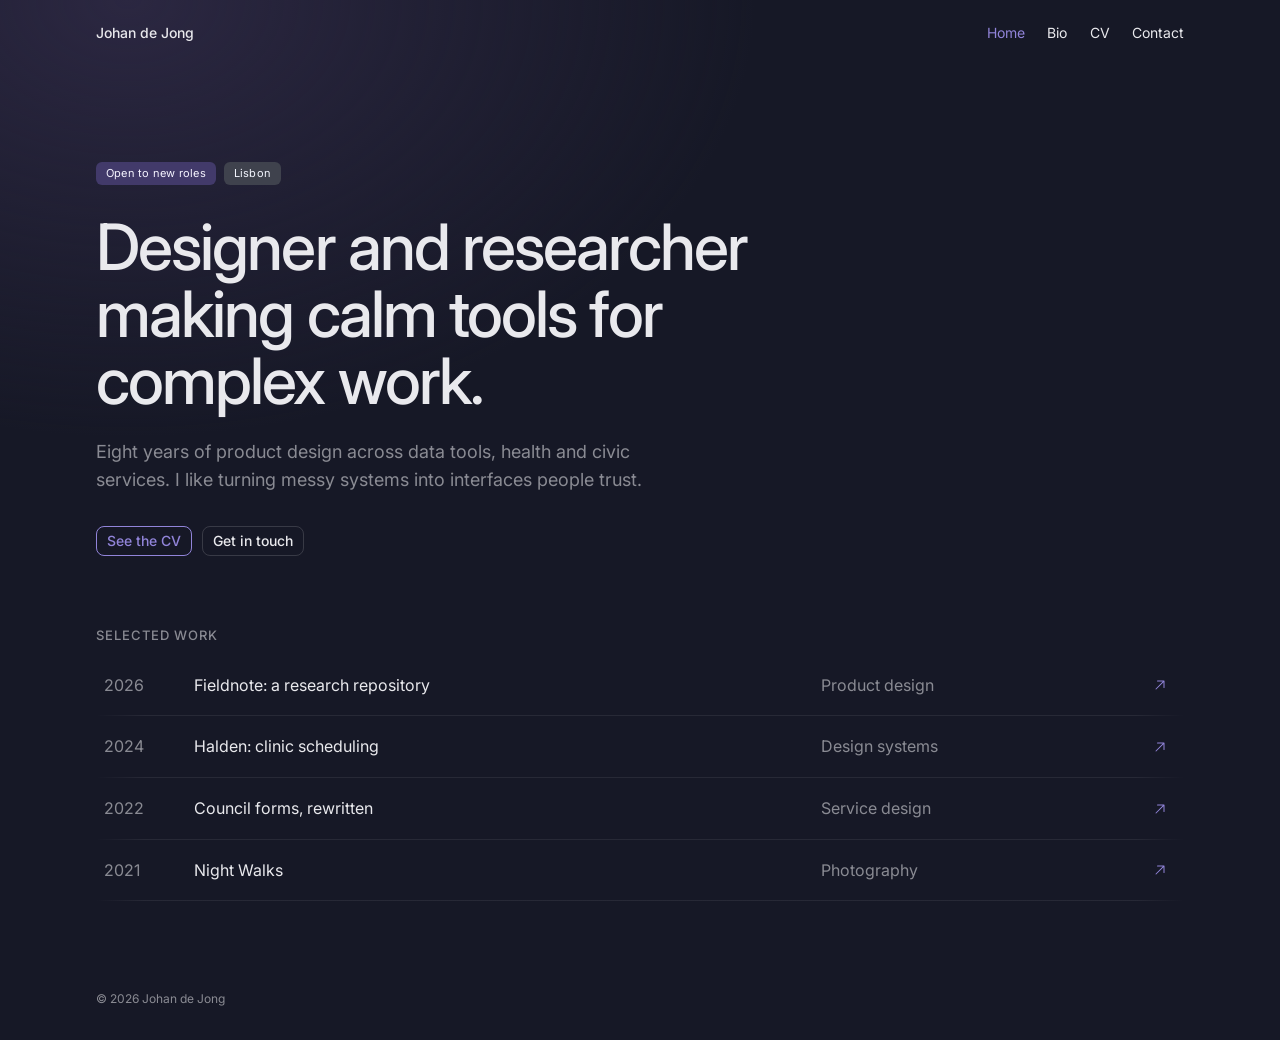
<file: index.html>
<!DOCTYPE html>
<html lang="en">
<head>
<meta charset="utf-8">
<meta name="viewport" content="width=device-width, initial-scale=1">
<title>Home · Johan de Jong</title>
<link rel="stylesheet" href="nocturne.css">
<link rel="stylesheet" href="site.css">
</head>
<body>
<div class="page glow-top">
<div class="wrap">
<header class="nav site-nav" id="top">
<a class="nav-brand" href="index.html">Johan de Jong</a>
<nav class="nav-links" id="nav-links" aria-label="Main"><a href="index.html" aria-current="page">Home</a><a href="bio.html">Bio</a><a href="cv.html">CV</a><a href="contact.html">Contact</a></nav>
<button class="btn btn-icon btn-secondary menu-btn" type="button" aria-expanded="false" aria-controls="nav-links" aria-label="Menu"><svg width="18" height="18" viewBox="0 0 256 256" fill="currentColor" aria-hidden="true"><path d="M224,128a8,8,0,0,1-8,8H40a8,8,0,0,1,0-16H216A8,8,0,0,1,224,128ZM40,72H216a8,8,0,0,0,0-16H40a8,8,0,0,0,0,16ZM216,184H40a8,8,0,0,0,0,16H216a8,8,0,0,0,0-16Z"/></svg></button>
</header>
<main>
<section class="hero">
<div class="hero-tags"><span class="tag tag-accent">Open to new roles</span><span class="tag tag-neutral">Lisbon</span></div>
<h1>Designer and researcher making calm tools for complex work.</h1>
<p class="lede text-muted">Eight years of product design across data tools, health and civic services. I like turning messy systems into interfaces people trust.</p>
<div class="actions"><a class="btn btn-primary" href="cv.html">See the CV</a><a class="btn btn-secondary" href="contact.html">Get in touch</a></div>
</section>
<section class="section">
<h6 class="section-label text-muted">Selected work</h6>
<table class="table work-table"><tbody>
<tr><td class="year text-muted">2026</td><td class="title">Fieldnote: a research repository</td><td class="kind text-muted">Product design</td><td class="arrow"><svg width="16" height="16" viewBox="0 0 256 256" fill="currentColor" aria-hidden="true"><path d="M200,64V168a8,8,0,0,1-16,0V83.31L69.66,197.66a8,8,0,0,1-11.32-11.32L172.69,72H88a8,8,0,0,1,0-16H192A8,8,0,0,1,200,64Z"/></svg></td></tr>
<tr><td class="year text-muted">2024</td><td class="title">Halden: clinic scheduling</td><td class="kind text-muted">Design systems</td><td class="arrow"><svg width="16" height="16" viewBox="0 0 256 256" fill="currentColor" aria-hidden="true"><path d="M200,64V168a8,8,0,0,1-16,0V83.31L69.66,197.66a8,8,0,0,1-11.32-11.32L172.69,72H88a8,8,0,0,1,0-16H192A8,8,0,0,1,200,64Z"/></svg></td></tr>
<tr><td class="year text-muted">2022</td><td class="title">Council forms, rewritten</td><td class="kind text-muted">Service design</td><td class="arrow"><svg width="16" height="16" viewBox="0 0 256 256" fill="currentColor" aria-hidden="true"><path d="M200,64V168a8,8,0,0,1-16,0V83.31L69.66,197.66a8,8,0,0,1-11.32-11.32L172.69,72H88a8,8,0,0,1,0-16H192A8,8,0,0,1,200,64Z"/></svg></td></tr>
<tr><td class="year text-muted">2021</td><td class="title">Night Walks</td><td class="kind text-muted">Photography</td><td class="arrow"><svg width="16" height="16" viewBox="0 0 256 256" fill="currentColor" aria-hidden="true"><path d="M200,64V168a8,8,0,0,1-16,0V83.31L69.66,197.66a8,8,0,0,1-11.32-11.32L172.69,72H88a8,8,0,0,1,0-16H192A8,8,0,0,1,200,64Z"/></svg></td></tr>
</tbody></table>
</section>
</main>
<footer class="site-foot text-muted">© 2026 Johan de Jong</footer>
</div>
</div>
<script>
const nav = document.getElementById('top'), btn = nav.querySelector('.menu-btn');
btn.addEventListener('click', () => btn.setAttribute('aria-expanded', nav.classList.toggle('open')));
</script>
</body>
</html>
</file>
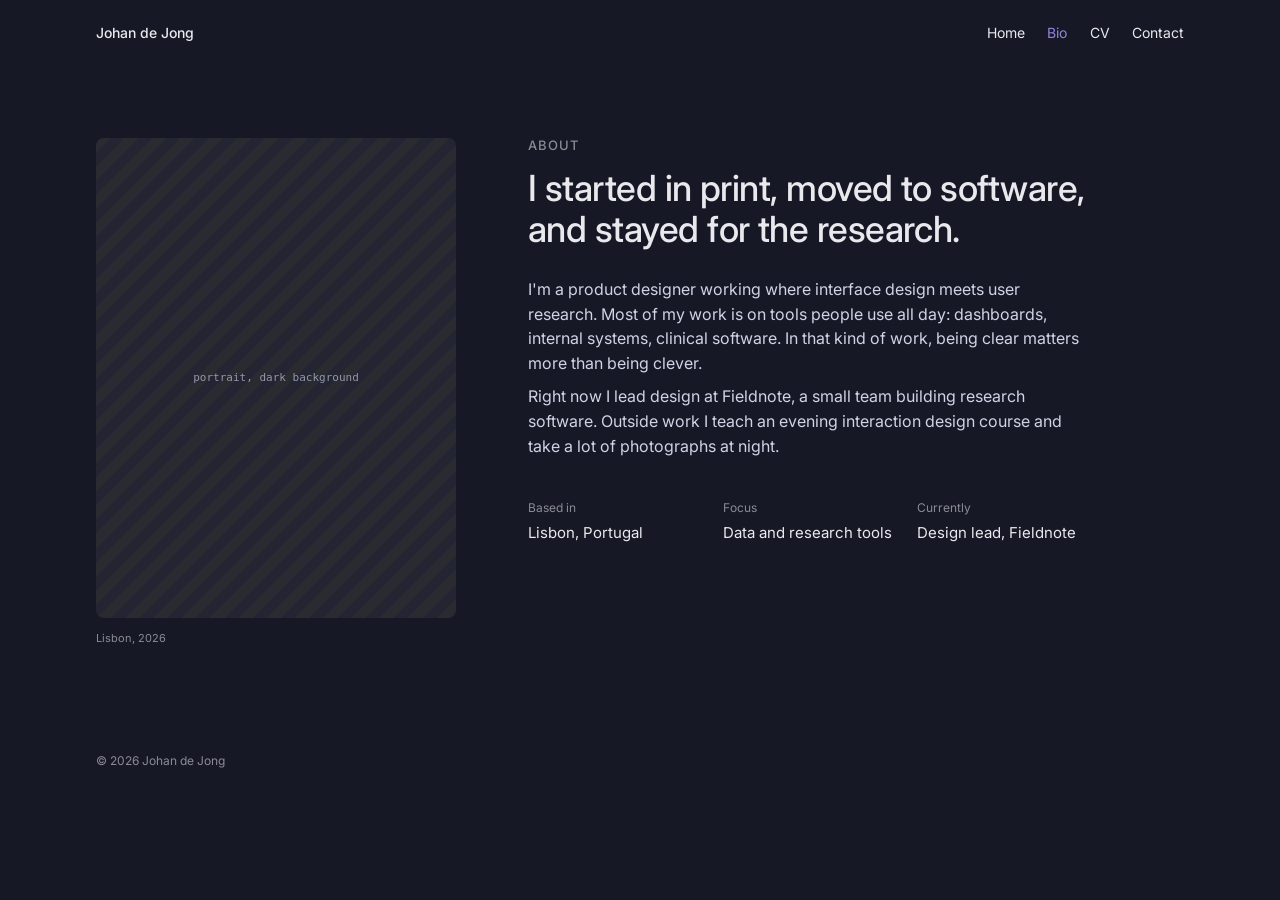
<file: bio.html>
<!DOCTYPE html>
<html lang="en">
<head>
<meta charset="utf-8">
<meta name="viewport" content="width=device-width, initial-scale=1">
<title>Bio · Johan de Jong</title>
<link rel="stylesheet" href="nocturne.css">
<link rel="stylesheet" href="site.css">
</head>
<body>
<div class="page ">
<div class="wrap">
<header class="nav site-nav" id="top">
<a class="nav-brand" href="index.html">Johan de Jong</a>
<nav class="nav-links" id="nav-links" aria-label="Main"><a href="index.html">Home</a><a href="bio.html" aria-current="page">Bio</a><a href="cv.html">CV</a><a href="contact.html">Contact</a></nav>
<button class="btn btn-icon btn-secondary menu-btn" type="button" aria-expanded="false" aria-controls="nav-links" aria-label="Menu"><svg width="18" height="18" viewBox="0 0 256 256" fill="currentColor" aria-hidden="true"><path d="M224,128a8,8,0,0,1-8,8H40a8,8,0,0,1,0-16H216A8,8,0,0,1,224,128ZM40,72H216a8,8,0,0,0,0-16H40a8,8,0,0,0,0,16ZM216,184H40a8,8,0,0,0,0,16H216a8,8,0,0,0,0-16Z"/></svg></button>
</header>
<main>
<section class="bio">
<figure class="portrait">
<div class="placeholder">portrait, dark background</div>
<figcaption class="caption">Lisbon, 2026</figcaption>
</figure>
<div>
<h6 class="text-muted" style="margin:0 0 16px">About</h6>
<h2>I started in print, moved to software, and stayed for the research.</h2>
<div class="prose">
<p>I'm a product designer working where interface design meets user research. Most of my work is on tools people use all day: dashboards, internal systems, clinical software. In that kind of work, being clear matters more than being clever.</p>
<p>Right now I lead design at Fieldnote, a small team building research software. Outside work I teach an evening interaction design course and take a lot of photographs at night.</p>
</div>
<div class="facts">
<div><div class="fact-label text-muted">Based in</div><div>Lisbon, Portugal</div></div>
<div><div class="fact-label text-muted">Focus</div><div>Data and research tools</div></div>
<div><div class="fact-label text-muted">Currently</div><div>Design lead, Fieldnote</div></div>
</div>
</div>
</section>
</main>
<footer class="site-foot text-muted">© 2026 Johan de Jong</footer>
</div>
</div>
<script>
const nav = document.getElementById('top'), btn = nav.querySelector('.menu-btn');
btn.addEventListener('click', () => btn.setAttribute('aria-expanded', nav.classList.toggle('open')));
</script>
</body>
</html>
</file>
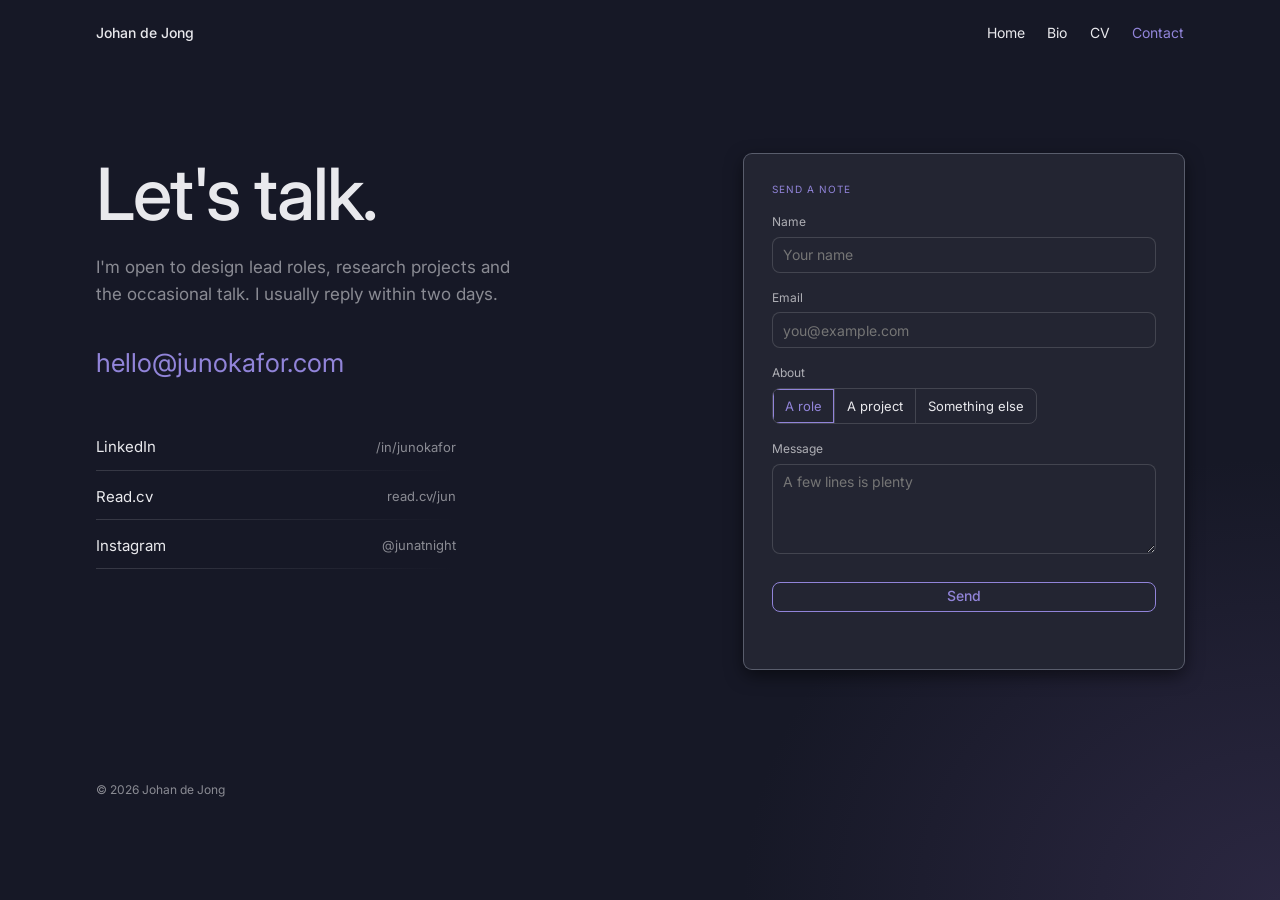
<file: contact.html>
<!DOCTYPE html>
<html lang="en">
<head>
<meta charset="utf-8">
<meta name="viewport" content="width=device-width, initial-scale=1">
<title>Contact · Johan de Jong</title>
<link rel="stylesheet" href="nocturne.css">
<link rel="stylesheet" href="site.css">
</head>
<body>
<div class="page glow-bottom">
<div class="wrap">
<header class="nav site-nav" id="top">
<a class="nav-brand" href="index.html">Johan de Jong</a>
<nav class="nav-links" id="nav-links" aria-label="Main"><a href="index.html">Home</a><a href="bio.html">Bio</a><a href="cv.html">CV</a><a href="contact.html" aria-current="page">Contact</a></nav>
<button class="btn btn-icon btn-secondary menu-btn" type="button" aria-expanded="false" aria-controls="nav-links" aria-label="Menu"><svg width="18" height="18" viewBox="0 0 256 256" fill="currentColor" aria-hidden="true"><path d="M224,128a8,8,0,0,1-8,8H40a8,8,0,0,1,0-16H216A8,8,0,0,1,224,128ZM40,72H216a8,8,0,0,0,0-16H40a8,8,0,0,0,0,16ZM216,184H40a8,8,0,0,0,0,16H216a8,8,0,0,0,0-16Z"/></svg></button>
</header>
<main>
<section class="contact">
<div>
<h1>Let's talk.</h1>
<p class="lede text-muted">I'm open to design lead roles, research projects and the occasional talk. I usually reply within two days.</p>
<a class="email" href="mailto:hello@junokafor.com">hello@junokafor.com</a>
<div class="links">
<a href="#"><span>LinkedIn</span><span class="handle text-muted">/in/junokafor</span></a>
<a href="#"><span>Read.cv</span><span class="handle text-muted">read.cv/jun</span></a>
<a href="#"><span>Instagram</span><span class="handle text-muted">@junatnight</span></a>
</div>
</div>
<form class="card elev-md note-form" onsubmit="event.preventDefault();this.querySelector('.form-status').textContent='Thanks. Your note is ready to send once the form is wired to an inbox.'">
<div class="card-kicker">Send a note</div>
<div class="field"><label for="f-name">Name</label><input class="input" id="f-name" name="name" placeholder="Your name" required></div>
<div class="field"><label for="f-email">Email</label><input class="input" id="f-email" name="email" type="email" placeholder="you@example.com" required></div>
<div class="field"><label>About</label><div class="seg"><label class="seg-opt"><input type="radio" name="about" checked>A role</label><label class="seg-opt"><input type="radio" name="about">A project</label><label class="seg-opt"><input type="radio" name="about">Something else</label></div></div>
<div class="field"><label for="f-msg">Message</label><textarea class="input" id="f-msg" name="message" placeholder="A few lines is plenty"></textarea></div>
<button class="btn btn-primary btn-block" type="submit">Send</button>
<p class="form-status" role="status"></p>
</form>
</section>
</main>
<footer class="site-foot text-muted">© 2026 Johan de Jong</footer>
</div>
</div>
<script>
const nav = document.getElementById('top'), btn = nav.querySelector('.menu-btn');
btn.addEventListener('click', () => btn.setAttribute('aria-expanded', nav.classList.toggle('open')));
</script>
</body>
</html>
</file>
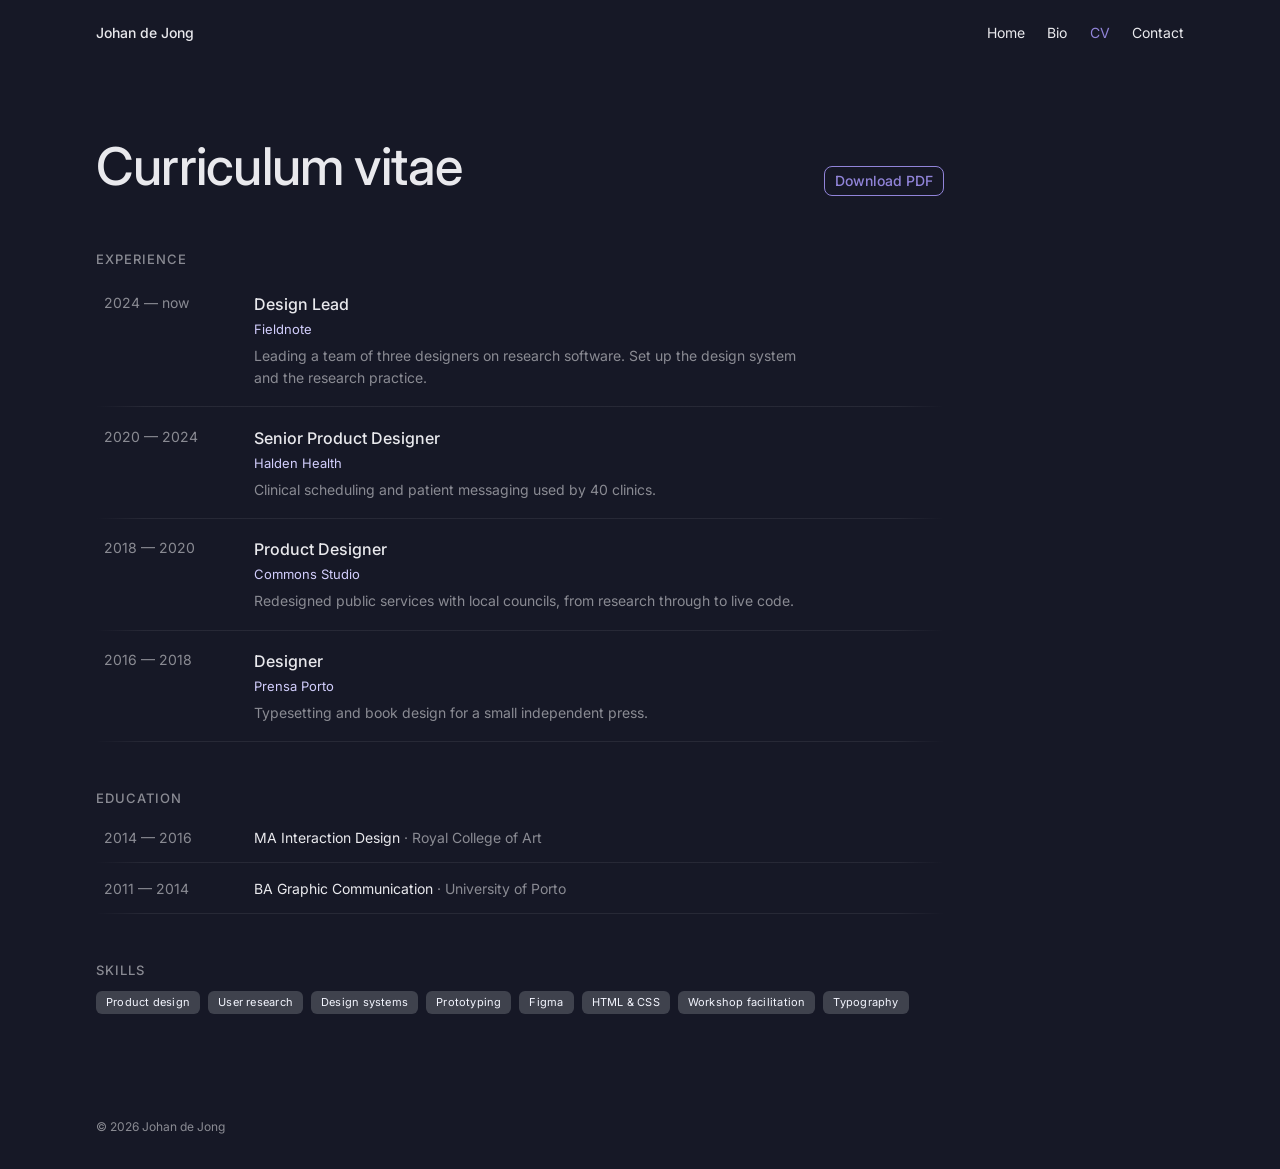
<file: cv.html>
<!DOCTYPE html>
<html lang="en">
<head>
<meta charset="utf-8">
<meta name="viewport" content="width=device-width, initial-scale=1">
<title>CV · Johan de Jong</title>
<link rel="stylesheet" href="nocturne.css">
<link rel="stylesheet" href="site.css">
</head>
<body>
<div class="page ">
<div class="wrap">
<header class="nav site-nav" id="top">
<a class="nav-brand" href="index.html">Johan de Jong</a>
<nav class="nav-links" id="nav-links" aria-label="Main"><a href="index.html">Home</a><a href="bio.html">Bio</a><a href="cv.html" aria-current="page">CV</a><a href="contact.html">Contact</a></nav>
<button class="btn btn-icon btn-secondary menu-btn" type="button" aria-expanded="false" aria-controls="nav-links" aria-label="Menu"><svg width="18" height="18" viewBox="0 0 256 256" fill="currentColor" aria-hidden="true"><path d="M224,128a8,8,0,0,1-8,8H40a8,8,0,0,1,0-16H216A8,8,0,0,1,224,128ZM40,72H216a8,8,0,0,0,0-16H40a8,8,0,0,0,0,16ZM216,184H40a8,8,0,0,0,0,16H216a8,8,0,0,0,0-16Z"/></svg></button>
</header>
<main>
<section class="cv">
<div class="cv-head"><h1>Curriculum vitae</h1><a class="btn btn-primary" href="#">Download PDF</a></div>
<h6 class="section-label text-muted">Experience</h6>
<table class="table"><tbody>
<tr><td class="when text-muted">2024 — now</td><td><div class="role">Design Lead</div><div class="org">Fieldnote</div><div class="note text-muted">Leading a team of three designers on research software. Set up the design system and the research practice.</div></td></tr>
<tr><td class="when text-muted">2020 — 2024</td><td><div class="role">Senior Product Designer</div><div class="org">Halden Health</div><div class="note text-muted">Clinical scheduling and patient messaging used by 40 clinics.</div></td></tr>
<tr><td class="when text-muted">2018 — 2020</td><td><div class="role">Product Designer</div><div class="org">Commons Studio</div><div class="note text-muted">Redesigned public services with local councils, from research through to live code.</div></td></tr>
<tr><td class="when text-muted">2016 — 2018</td><td><div class="role">Designer</div><div class="org">Prensa Porto</div><div class="note text-muted">Typesetting and book design for a small independent press.</div></td></tr>
</tbody></table>
<h6 class="section-label text-muted">Education</h6>
<table class="table edu"><tbody>
<tr><td class="when text-muted">2014 — 2016</td><td>MA Interaction Design <span class="text-muted">· Royal College of Art</span></td></tr>
<tr><td class="when text-muted">2011 — 2014</td><td>BA Graphic Communication <span class="text-muted">· University of Porto</span></td></tr>
</tbody></table>
<h6 class="text-muted" style="margin:0 0 14px">Skills</h6>
<div class="skills"><span class="tag tag-neutral">Product design</span><span class="tag tag-neutral">User research</span><span class="tag tag-neutral">Design systems</span><span class="tag tag-neutral">Prototyping</span><span class="tag tag-neutral">Figma</span><span class="tag tag-neutral">HTML &amp; CSS</span><span class="tag tag-neutral">Workshop facilitation</span><span class="tag tag-neutral">Typography</span></div>
</section>
</main>
<footer class="site-foot text-muted">© 2026 Johan de Jong</footer>
</div>
</div>
<script>
const nav = document.getElementById('top'), btn = nav.querySelector('.menu-btn');
btn.addEventListener('click', () => btn.setAttribute('aria-expanded', nav.classList.toggle('open')));
</script>
</body>
</html>
</file>
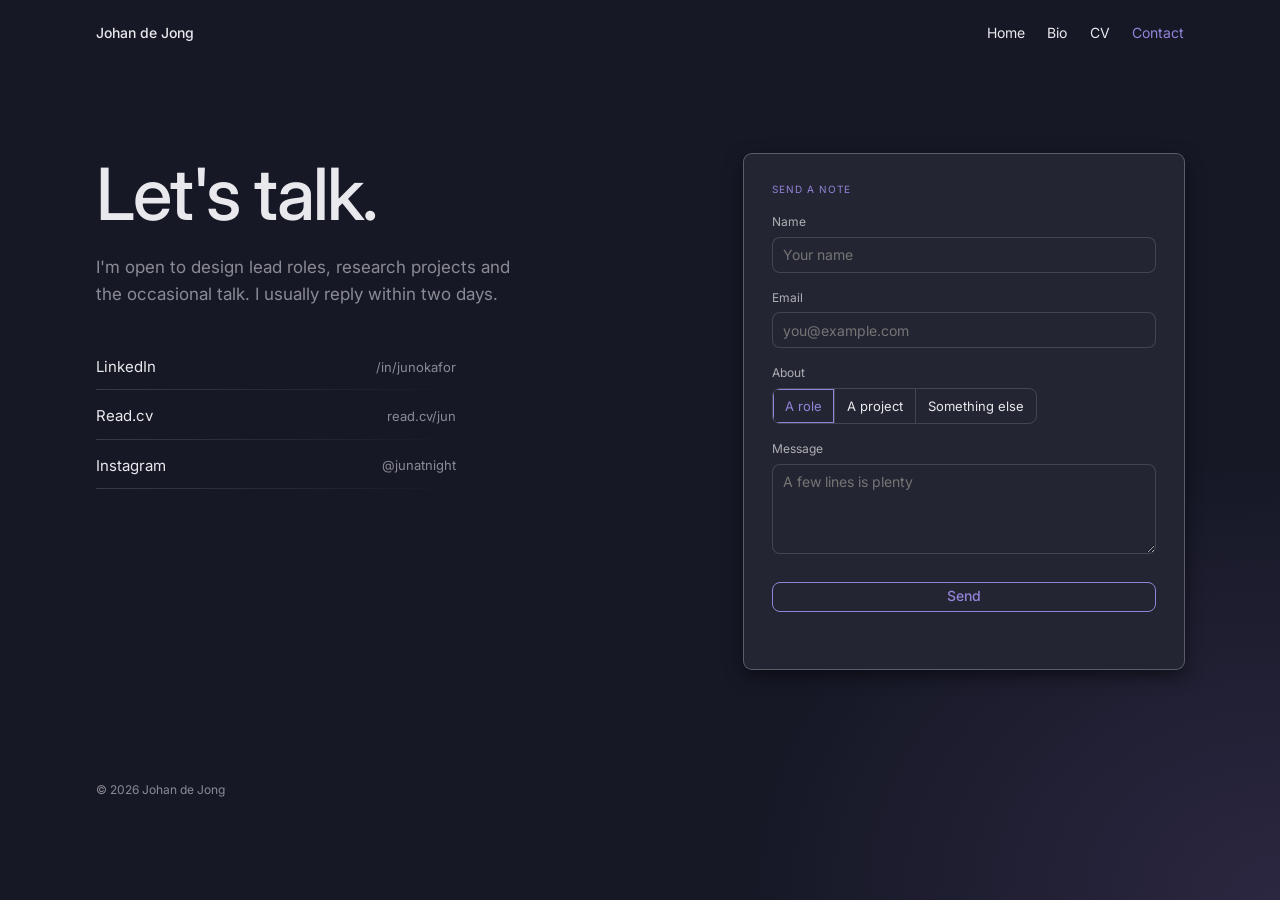
<file: public/contact.html>
<!DOCTYPE html>
<html lang="en">
<head>
<meta charset="utf-8">
<meta name="viewport" content="width=device-width, initial-scale=1">
<title>Contact · Johan de Jong</title>
<link rel="stylesheet" href="nocturne.css">
<link rel="stylesheet" href="site.css">
</head>
<body>
<div class="page glow-bottom">
<div class="wrap">
<header class="nav site-nav" id="top">
<a class="nav-brand" href="index.html">Johan de Jong</a>
<nav class="nav-links" id="nav-links" aria-label="Main"><a href="index.html">Home</a><a href="bio.html">Bio</a><a href="cv.html">CV</a><a href="contact.html" aria-current="page">Contact</a></nav>
<button class="btn btn-icon btn-secondary menu-btn" type="button" aria-expanded="false" aria-controls="nav-links" aria-label="Menu"><svg width="18" height="18" viewBox="0 0 256 256" fill="currentColor" aria-hidden="true"><path d="M224,128a8,8,0,0,1-8,8H40a8,8,0,0,1,0-16H216A8,8,0,0,1,224,128ZM40,72H216a8,8,0,0,0,0-16H40a8,8,0,0,0,0,16ZM216,184H40a8,8,0,0,0,0,16H216a8,8,0,0,0,0-16Z"/></svg></button>
</header>
<main>
<section class="contact">
<div>
<h1>Let's talk.</h1>
<p class="lede text-muted">I'm open to design lead roles, research projects and the occasional talk. I usually reply within two days.</p>
<div class="links">
<a href="#"><span>LinkedIn</span><span class="handle text-muted">/in/junokafor</span></a>
<a href="#"><span>Read.cv</span><span class="handle text-muted">read.cv/jun</span></a>
<a href="#"><span>Instagram</span><span class="handle text-muted">@junatnight</span></a>
</div>
</div>
<form class="card elev-md note-form" id="note-form" action="/api/contact" method="post">
<div class="card-kicker">Send a note</div>
<div class="field"><label for="f-name">Name</label><input class="input" id="f-name" name="name" placeholder="Your name" required></div>
<div class="field"><label for="f-email">Email</label><input class="input" id="f-email" name="email" type="email" placeholder="you@example.com" required></div>
<div class="field"><label>About</label><div class="seg"><label class="seg-opt"><input type="radio" name="about" value="A role" checked>A role</label><label class="seg-opt"><input type="radio" name="about" value="A project">A project</label><label class="seg-opt"><input type="radio" name="about" value="Something else">Something else</label></div></div>
<div class="field"><label for="f-msg">Message</label><textarea class="input" id="f-msg" name="message" placeholder="A few lines is plenty" required></textarea></div>
<div class="hp" aria-hidden="true"><label for="f-website">Website</label><input id="f-website" name="website" tabindex="-1" autocomplete="off"></div>
<button class="btn btn-primary btn-block" type="submit">Send</button>
<p class="form-status" role="status"></p>
</form>
</section>
</main>
<footer class="site-foot text-muted">© 2026 Johan de Jong</footer>
</div>
</div>
<script>
const nav = document.getElementById('top'), btn = nav.querySelector('.menu-btn');
btn.addEventListener('click', () => btn.setAttribute('aria-expanded', nav.classList.toggle('open')));

const form = document.getElementById('note-form'), status = form.querySelector('.form-status'), send = form.querySelector('button[type=submit]');
const startedAt = Date.now();
form.addEventListener('submit', async (e) => {
  e.preventDefault();
  const data = new FormData(form);
  data.set('started_at', startedAt);
  send.disabled = true;
  status.textContent = 'Sending…';
  try {
    const res = await fetch(form.action, { method: 'POST', body: data });
    const out = await res.json();
    if (!out.ok) throw new Error(out.error);
    form.reset();
    status.textContent = 'Thanks, your note is on its way. I usually reply within two days.';
  } catch (err) {
    status.textContent = err.message || 'Your note could not be sent. Please try again later.';
  } finally {
    send.disabled = false;
  }
});
</script>
</body>
</html>
</file>
<file: nocturne.css>
/* Nocturne — design-system tokens and component classes. This file is the source of truth for the system's look; retune it here and see readme.md. */
@import url('https://fonts.googleapis.com/css2?family=Inter:wght@400;500;600;700&display=swap');

:root {
  --color-bg: #161826;
  --color-surface: #232532;
  --color-text: #e9e9ed;
  --color-accent: #9184d9; /* review round 7 (Barron): the accent moves to
     the product's blurple — OKLCH hue 289.2, the hue of the app's own Pro
     accent (#9a8fe0, --om-accent-pro) — at the same lightness the steel
     accent held (L 0.660, so the documented ratios survive) and chroma
     in the product blurple's own range (its token sits at C 0.118; the
     accent takes 0.125, from the old steel's 0.030):
     the accent now reads as an accent rather than another neutral. */
  --color-accent-2: #a7a1db; /* the machine-derived stand-in follows: same
     hue, same L 0.734, chroma at the same 2:3 proportion it held */
  --color-divider: color-mix(in srgb, #e9e9ed 16%, transparent);

  /* Tonal ramps — generated in OKLCH on one shared lightness scale, so the
     same step of any role matches the others in visual value. */
  --color-neutral-100: #f3f5fe;
  --color-neutral-200: #e4e7f5;
  --color-neutral-300: #cfd3e5;
  --color-neutral-400: #b2b6ca;
  --color-neutral-500: #9397ab;
  --color-neutral-600: #75798c;
  --color-neutral-700: #595d6c;
  --color-neutral-800: #3f424d;
  --color-neutral-900: #292b31;

  --color-accent-100: #f5f4ff;
  --color-accent-200: #e7e5fe;
  --color-accent-300: #d2cefd;
  --color-accent-400: #b5abfc;
  --color-accent-500: #968ae0;
  --color-accent-600: #796cbf;
  --color-accent-700: #5d5294;
  --color-accent-800: #423a6a;
  --color-accent-900: #2b2741;

  --color-accent-2-100: #f5f4ff;
  --color-accent-2-200: #e7e5fe;
  --color-accent-2-300: #d2cefd;
  --color-accent-2-400: #b5afe8;
  --color-accent-2-500: #9690c9;
  --color-accent-2-600: #7972a9;
  --color-accent-2-700: #5c5783;
  --color-accent-2-800: #423e5d;
  --color-accent-2-900: #2b293a;

  /* Deck section-divider ground — review round 3: saturation as presence.
     Dividers take a saturated deep indigo (hue 277, the neutral ramp's own
     family; C 0.094 — written when the accent held C 0.030, before the
     round-7 blurple raised it past the ground's) with a lighter bloom and
     a ghost tint of the same hue, while the slide grounds stay
     desaturated. Deck-scale fills only — not interface colors. */
  --color-section: #262a60;
  --color-section-glow: #353b80;
  --color-section-ghost: #4c5397;

  --font-heading: "Inter", system-ui, sans-serif;
  --font-heading-weight: 500;
  --font-body: "Inter", system-ui, sans-serif;

  --space-1: 2.8px;
  --space-2: 5.6px;
  --space-3: 8.4px;
  --space-4: 11.2px;
  --space-6: 16.8px;
  --space-8: 22.4px;

  --radius-sm: 4px;
  --radius-md: 8px;
  --radius-lg: 14px;

  /* Elevation — derived from the ground: soft ink-tinted shadows on a
     light theme, a hairline edge + ambient darkness on a dark one. */
  --shadow-sm: 0 0 0 1px #3f424d;
  --shadow-md: 0 0 0 1px #595d6c, 0 6px 18px rgba(0,0,0,0.55);
  --shadow-lg: 0 0 0 1px #9397ab, 0 16px 40px rgba(0,0,0,0.65);
}

body {
  background: var(--color-bg);
  color: var(--color-text);
  font-family: var(--font-body);
}
h1, h2, h3, h4 { font-family: var(--font-heading); font-weight: var(--font-heading-weight); }

.lighten{mix-blend-mode:lighten;background-color:transparent}

/* ══════════════════════════════════════════════════════════════════════════
   Components — built with the tokens above. Plain CSS
   on plain HTML: no JavaScript, no build step. Each class is documented in
   readme.md and demonstrated in foundations/ and components/.
   ══════════════════════════════════════════════════════════════════════ */

*, *::before, *::after { box-sizing: border-box; }
body { margin: 0; font-size: 15px; line-height: 1.55; font-weight: 400; }
h1, h2, h3, h4, h5, h6 {
  font-family: var(--font-heading); font-weight: var(--font-heading-weight);
  line-height: 1.12; letter-spacing: -0.015em; margin: 0 0 var(--space-2);
}
h1 { font-size: 42px; }
h2 { font-size: 32px; }
h3 { font-size: 25px; }
h4 { font-size: 20px; }
h5 { font-size: 16px; }
h6 { font-size: 13px; }
h6 { letter-spacing: 0.08em; text-transform: uppercase; }
p { margin: 0 0 var(--space-3); }
a { color: var(--color-accent); text-underline-offset: 3px; }
img { display: block; max-width: 100%; }
figure { margin: 0; }
figcaption {
  font-size: 11px; margin-top: var(--space-1);
  color: color-mix(in srgb, var(--color-text) 55%, transparent);
}
.text-muted { color: color-mix(in srgb, var(--color-text) 55%, transparent); }
:focus { outline: none; }
:focus-visible { outline: 2px solid var(--color-accent); outline-offset: 2px; }
::selection { background: color-mix(in srgb, var(--color-accent) 30%, transparent); }

/* — rules — */
/* Rules fade to transparent at both ends instead of stopping cleanly — a
   Nocturne signature. The ramp is 48px an end (one deck baseline unit),
   painted from the same divider token. Freestanding rules fade; box
   outlines, in-control separators, and short accent marks stay solid. */
.hr {
  height: 1px; border: 0; margin: var(--space-4) 0;
  background: linear-gradient(to right,
    transparent, var(--color-divider) 48px,
    var(--color-divider) calc(100% - 48px), transparent);
}

/* — buttons — */
.btn {
  display: inline-flex; align-items: center; justify-content: center; gap: 6px;
  cursor: pointer; text-decoration: none;
  font-family: var(--font-heading); font-weight: var(--font-heading-weight);
  font-size: 14px; line-height: 1.2; color: var(--color-text); /* matches the .input's 14px —
     the pair sits side by side in sign-up rows */
  background: transparent; border: 1px solid transparent;
  padding: var(--space-2) calc(var(--space-3) * 1.2);
  border-radius: var(--radius-md);
}
.btn svg { display: block; }
.btn:disabled { opacity: 0.45; cursor: not-allowed; }
.btn-primary { color: var(--color-accent); border-color: var(--color-accent); }
.btn-primary:hover { background: color-mix(in srgb, var(--color-accent) 12%, transparent); }
.btn-primary:active { background: color-mix(in srgb, var(--color-accent) 22%, transparent); }
.btn-secondary { border-color: var(--color-divider); }
.btn-secondary:hover { background: color-mix(in srgb, var(--color-text) 7%, transparent); }
.btn-secondary:active { background: color-mix(in srgb, var(--color-text) 14%, transparent); }
.btn-ghost { color: var(--color-accent); padding-inline: var(--space-1); }
.btn-ghost:hover { background: color-mix(in srgb, var(--color-accent) 10%, transparent); }
.btn-ghost:active { background: color-mix(in srgb, var(--color-accent) 18%, transparent); }
.btn-icon { width: 36px; height: 36px; padding: 0; }
.btn-block { width: 100%; margin-top: var(--space-2); }

/* — forms — */
.field > label {
  display: block; font-size: 12px; margin-bottom: 5px;
  color: color-mix(in srgb, var(--color-text) 70%, transparent);
}
.input {
  width: 100%; min-height: 36px; padding: 6px 10px; font: inherit;
  font-size: 14px; color: var(--color-text); caret-color: var(--color-accent);
  background: var(--color-surface);
  border: 1px solid var(--color-divider); border-radius: var(--radius-md);
}
.input:hover { border-color: color-mix(in srgb, var(--color-text) 45%, transparent); }
.input:focus-visible { border-color: var(--color-accent); outline-offset: 0; }
textarea.input { min-height: 90px; resize: vertical; }
.radio { display: inline-flex; align-items: center; gap: 8px; cursor: pointer; font-size: 14px; }
.radio input, .seg-opt input {
  position: absolute; opacity: 0; width: 0; height: 0; pointer-events: none;
}
.radio .dot {
  width: 16px; height: 16px; flex: none; border-radius: 50%;
  border: 1.5px solid var(--color-divider);
}
.radio:hover .dot { border-color: var(--color-accent); }
.radio input:checked + .dot {
  border-color: var(--color-accent); background: var(--color-accent);
  box-shadow: inset 0 0 0 4px var(--color-bg);
}
.radio input:focus-visible + .dot { outline: 2px solid var(--color-accent); outline-offset: 2px; }
.seg {
  display: inline-flex; overflow: hidden;
  border: 1px solid var(--color-divider); border-radius: var(--radius-md);
}
.seg-opt {
  display: inline-flex; align-items: center; gap: 6px;
  padding: 7px 12px; font-size: 13px; cursor: pointer;
}
.seg-opt + .seg-opt { border-left: 1px solid var(--color-divider); }
.seg-opt:has(input:checked) { color: var(--color-accent); box-shadow: inset 0 0 0 1px var(--color-accent); }
.seg-opt:not(:has(input:checked)):hover { background: color-mix(in srgb, var(--color-text) 7%, transparent); }
.seg-opt:has(input:focus-visible) { outline: 2px solid var(--color-accent); outline-offset: -2px; }

/* — cards — */
.card {
  display: flex; flex-direction: column; gap: var(--space-2);
  padding: var(--space-3); border-radius: var(--radius-md); background: var(--color-surface);
}
.card-kicker { font-size: 10px; letter-spacing: 0.1em; text-transform: uppercase; color: var(--color-accent); }
.card-title {
  font-family: var(--font-heading); font-weight: var(--font-heading-weight);
  font-size: 17px; line-height: 1.2;
}
.card-body { margin: 0; font-size: 13px; opacity: 0.8; flex: 1; }
.card-meta {
  display: flex; align-items: center; gap: 6px; font-size: 11px;
  color: color-mix(in srgb, var(--color-text) 50%, transparent);
}
.elev-sm { box-shadow: var(--shadow-sm); }
.elev-md { box-shadow: var(--shadow-md); }
.elev-lg { box-shadow: var(--shadow-lg); }

/* — tags — */
.tag {
  display: inline-flex; align-items: center; font-size: 11px;
  letter-spacing: 0.02em; padding: 3px 10px;
  border-radius: calc(var(--radius-md) * 0.75);
}
.tag-accent { background: var(--color-accent-800); color: var(--color-accent-100); }
.tag-accent-2 { background: var(--color-accent-2-800); color: var(--color-accent-2-100); }
.tag-neutral { background: var(--color-neutral-800); color: var(--color-neutral-100); }
.tag-outline { border: 1px solid var(--color-accent); color: var(--color-accent); }

/* — navigation — */
.nav {
  display: flex; align-items: center; gap: var(--space-4);
  padding: var(--space-3) var(--space-4);
  border-bottom: none;
}
.nav-brand {
  font-family: var(--font-heading); font-weight: var(--font-heading-weight);
  font-size: 18px; margin-right: auto;
}
.nav a { color: inherit; text-decoration: none; font-size: 14px; }
.nav a:hover, .nav a[aria-current='page'] { color: var(--color-accent); }

/* — tables — */
.table { width: 100%; border-collapse: collapse; font-size: 14px; }
.table th {
  text-align: left; font-size: 11px; letter-spacing: 0.08em; text-transform: uppercase;
  color: color-mix(in srgb, var(--color-text) 60%, transparent);
  padding: var(--space-2); border-bottom: 1px solid transparent; /* keeps layout; the row paints the fading rule */
}
.table td {
  padding: var(--space-2);
  border-bottom: 1px solid transparent;
}
/* Row rules as row-level strips so the end-fade spans the row, not each cell. */
.table thead tr {
  background: linear-gradient(to right,
    transparent, var(--color-divider) 48px,
    var(--color-divider) calc(100% - 48px), transparent) no-repeat bottom / 100% 1px;
}
.table tbody tr {
  background: linear-gradient(to right,
    transparent, color-mix(in srgb, var(--color-text) 8%, transparent) 48px,
    color-mix(in srgb, var(--color-text) 8%, transparent) calc(100% - 48px), transparent) no-repeat bottom / 100% 1px;
}
.table tbody tr:hover {
  /* the hover tint layers over the row rule, which keeps painting */
  background:
    linear-gradient(color-mix(in srgb, var(--color-text) 4%, transparent),
                    color-mix(in srgb, var(--color-text) 4%, transparent)) no-repeat 0 0 / 100% 100%,
    linear-gradient(to right,
      transparent, color-mix(in srgb, var(--color-text) 8%, transparent) 48px,
      color-mix(in srgb, var(--color-text) 8%, transparent) calc(100% - 48px), transparent) no-repeat bottom / 100% 1px;
}

/* — dialog — */
.dialog-backdrop {
  position: fixed; inset: 0; display: grid; place-items: center;
  padding: var(--space-4);
  background: color-mix(in srgb, var(--color-neutral-900) 50%, transparent);
}
.dialog {
  width: min(440px, 100%); display: flex; flex-direction: column; gap: var(--space-3);
  padding: var(--space-4); border-radius: var(--radius-lg);
  background: var(--color-surface); box-shadow: var(--shadow-lg);
}
.dialog-title {
  font-family: var(--font-heading); font-weight: var(--font-heading-weight);
  font-size: 20px;
}
.dialog-body { font-size: 14px; opacity: 0.85; }
.dialog-actions { display: flex; justify-content: flex-end; gap: var(--space-2); margin-top: var(--space-2); }
</file>
<file: site.css>
/* Personal site layout (option 1a, "Quiet index"), built on nocturne.css. */

html { background: var(--color-bg); }
body { min-height: 100vh; display: flex; flex-direction: column; }
a:hover { color: var(--color-accent-400); }

.page { flex: 1; background: var(--color-bg); }
.glow-top { background: radial-gradient(ellipse 70% 60% at 10% 0%, var(--color-accent-900), transparent 70%), var(--color-bg); }
.glow-bottom { background: radial-gradient(ellipse 60% 70% at 100% 100%, var(--color-accent-900), transparent 70%), var(--color-bg); }

.wrap { width: 100%; max-width: 1200px; margin: 0 auto; }

/* — header — */
.site-nav { padding: 22px 56px; position: relative; }
.site-nav .nav-brand { color: var(--color-text); text-decoration: none; }
.nav-links { display: flex; gap: var(--space-8); }
.menu-btn { display: none; }

/* — home — */
.hero { padding: 96px 56px 72px; max-width: 900px; }
.hero-tags { display: flex; flex-wrap: wrap; gap: 8px; margin-bottom: 28px; }
.hero h1 { font-size: 64px; line-height: 1.05; letter-spacing: -0.03em; margin: 0 0 24px; text-wrap: pretty; }
.lede { font-size: 18px; max-width: 560px; margin: 0 0 32px; }
.actions { display: flex; flex-wrap: wrap; gap: 10px; }
.section { padding: 0 56px 64px; }
.section-label { margin: 0 0 12px; }
.work-table { font-size: 16px; }
.work-table td { padding: 18px 8px; }
.work-table .year { width: 90px; }
.work-table .arrow { width: 40px; color: var(--color-accent); }
.work-table svg { display: block; }

/* — bio — */
.bio { display: grid; grid-template-columns: 360px minmax(0, 560px); gap: 72px; padding: 72px 56px 80px; }
.portrait { display: flex; flex-direction: column; gap: 10px; }
.placeholder {
  aspect-ratio: 3 / 4; border-radius: var(--radius-md);
  background: repeating-linear-gradient(135deg, var(--color-neutral-900) 0 10px, var(--color-surface) 10px 20px);
  display: grid; place-items: center;
  font: 500 11px ui-monospace, Menlo, monospace; color: var(--color-neutral-500);
}
.caption { font-size: 11px; }
.bio h2 { font-size: 36px; margin: 0 0 28px; text-wrap: pretty; }
.prose p { font-size: 16px; color: var(--color-neutral-300); }
.prose p:last-of-type { margin-bottom: 40px; }
.facts { display: grid; grid-template-columns: repeat(3, 1fr); gap: 24px; }
.fact-label { font-size: 12px; margin-bottom: 4px; }

/* — cv — */
.cv { padding: 72px 56px 80px; max-width: 960px; }
.cv-head { display: flex; align-items: flex-end; gap: 24px; margin-bottom: 56px; }
.cv-head h1 { font-size: 52px; margin: 0 auto 0 0; }
.cv-head .btn { white-space: nowrap; }
.cv .section-label { margin-bottom: 8px; }
.cv .table { margin-bottom: 48px; }
.cv .table td { padding: 18px 8px; vertical-align: top; }
.cv .table .when { width: 150px; }
.cv .edu td { padding: 14px 8px; }
.role { font-size: 16px; font-weight: 500; }
.org { color: var(--color-accent-300); font-size: 13px; margin: 2px 0 6px; }
.note { font-size: 14px; max-width: 560px; }
.skills { display: flex; flex-wrap: wrap; gap: 8px; }

/* — contact — */
.contact { display: grid; grid-template-columns: minmax(0, 1fr) 440px; gap: 80px; padding: 88px 56px; }
.contact h1 { font-size: 72px; letter-spacing: -0.03em; margin: 0 0 20px; }
.contact .lede { font-size: 17px; max-width: 420px; margin-bottom: 36px; }
.email { font-size: 26px; text-decoration: none; display: inline-block; margin-bottom: 40px; overflow-wrap: anywhere; }
.links { display: flex; flex-direction: column; gap: 2px; max-width: 360px; }
.links a {
  display: flex; justify-content: space-between; align-items: center;
  padding: 12px 0; color: var(--color-text); text-decoration: none;
  background: linear-gradient(to right, var(--color-divider), transparent) no-repeat bottom / 100% 1px;
}
.links a:hover { color: var(--color-accent); }
.links .handle { font-size: 13px; }
.note-form { padding: 28px; gap: 16px; }
.form-status { font-size: 13px; color: var(--color-accent-300); min-height: 1em; margin: 0; }

.site-foot { padding: 24px 56px 32px; font-size: 12px; }

/* — mobile: one column — */
@media (max-width: 760px) {
  .site-nav { padding: 16px 20px; }
  .menu-btn { display: inline-flex; }
  .nav-links {
    display: none; position: absolute; top: 100%; left: 0; right: 0; z-index: 10;
    flex-direction: column; gap: 0; padding: 8px 20px 16px;
    background: var(--color-surface); box-shadow: var(--shadow-md);
  }
  .site-nav.open .nav-links { display: flex; }
  .nav-links a { padding: 12px 0; font-size: 16px; }
  .btn { min-height: 44px; }
  .input { min-height: 44px; }

  .hero { padding: 40px 20px 32px; }
  .hero h1 { font-size: 36px; line-height: 1.08; letter-spacing: -0.025em; margin-bottom: 16px; }
  .lede { font-size: 15px; margin-bottom: 24px; }
  .actions .btn { flex: 1; }
  .section { padding: 0 20px 32px; }
  .work-table, .work-table tbody, .work-table tr, .work-table td { display: block; }
  .work-table tr { padding: 14px 0; background: linear-gradient(to right, var(--color-divider), transparent) no-repeat bottom / 100% 1px; }
  .work-table td { padding: 0; width: auto !important; }
  .work-table .title { font-size: 15px; }
  .work-table .year, .work-table .kind { display: inline; font-size: 12px; }
  .work-table .year::after { content: "·"; margin: 0 6px; }
  .work-table .arrow { display: none; }
  .work-table td.title { order: -1; }
  .work-table tr { display: flex; flex-wrap: wrap; }
  .work-table .title { flex-basis: 100%; }

  .bio { grid-template-columns: 1fr; gap: 24px; padding: 12px 20px 32px; }
  .placeholder { aspect-ratio: 4 / 3; }
  .bio h2 { font-size: 26px; margin-bottom: 16px; }
  .prose p { font-size: 15px; }
  .facts { grid-template-columns: 1fr 1fr; gap: 16px; }

  .cv { padding: 24px 20px 32px; }
  .cv-head { margin-bottom: 32px; align-items: center; }
  .cv-head h1 { font-size: 36px; }
  .cv .table, .cv .table tbody, .cv .table tr, .cv .table td { display: block; }
  .cv .table tr { padding: 14px 0; }
  .cv .table td { padding: 0 !important; width: auto !important; }
  .cv .table .when { font-size: 12px; }

  .contact { grid-template-columns: 1fr; gap: 32px; padding: 24px 20px 32px; }
  .contact h1 { font-size: 44px; }
  .email { font-size: 19px; margin-bottom: 24px; }
  .note-form { padding: 20px; }

  .site-foot { padding: 16px 20px 24px; }
}
</file>
<file: public/nocturne.css>
/* Nocturne — design-system tokens and component classes. This file is the source of truth for the system's look; retune it here and see readme.md. */
@import url('https://fonts.googleapis.com/css2?family=Inter:wght@400;500;600;700&display=swap');

:root {
  --color-bg: #161826;
  --color-surface: #232532;
  --color-text: #e9e9ed;
  --color-accent: #9184d9; /* review round 7 (Barron): the accent moves to
     the product's blurple — OKLCH hue 289.2, the hue of the app's own Pro
     accent (#9a8fe0, --om-accent-pro) — at the same lightness the steel
     accent held (L 0.660, so the documented ratios survive) and chroma
     in the product blurple's own range (its token sits at C 0.118; the
     accent takes 0.125, from the old steel's 0.030):
     the accent now reads as an accent rather than another neutral. */
  --color-accent-2: #a7a1db; /* the machine-derived stand-in follows: same
     hue, same L 0.734, chroma at the same 2:3 proportion it held */
  --color-divider: color-mix(in srgb, #e9e9ed 16%, transparent);

  /* Tonal ramps — generated in OKLCH on one shared lightness scale, so the
     same step of any role matches the others in visual value. */
  --color-neutral-100: #f3f5fe;
  --color-neutral-200: #e4e7f5;
  --color-neutral-300: #cfd3e5;
  --color-neutral-400: #b2b6ca;
  --color-neutral-500: #9397ab;
  --color-neutral-600: #75798c;
  --color-neutral-700: #595d6c;
  --color-neutral-800: #3f424d;
  --color-neutral-900: #292b31;

  --color-accent-100: #f5f4ff;
  --color-accent-200: #e7e5fe;
  --color-accent-300: #d2cefd;
  --color-accent-400: #b5abfc;
  --color-accent-500: #968ae0;
  --color-accent-600: #796cbf;
  --color-accent-700: #5d5294;
  --color-accent-800: #423a6a;
  --color-accent-900: #2b2741;

  --color-accent-2-100: #f5f4ff;
  --color-accent-2-200: #e7e5fe;
  --color-accent-2-300: #d2cefd;
  --color-accent-2-400: #b5afe8;
  --color-accent-2-500: #9690c9;
  --color-accent-2-600: #7972a9;
  --color-accent-2-700: #5c5783;
  --color-accent-2-800: #423e5d;
  --color-accent-2-900: #2b293a;

  /* Deck section-divider ground — review round 3: saturation as presence.
     Dividers take a saturated deep indigo (hue 277, the neutral ramp's own
     family; C 0.094 — written when the accent held C 0.030, before the
     round-7 blurple raised it past the ground's) with a lighter bloom and
     a ghost tint of the same hue, while the slide grounds stay
     desaturated. Deck-scale fills only — not interface colors. */
  --color-section: #262a60;
  --color-section-glow: #353b80;
  --color-section-ghost: #4c5397;

  --font-heading: "Inter", system-ui, sans-serif;
  --font-heading-weight: 500;
  --font-body: "Inter", system-ui, sans-serif;

  --space-1: 2.8px;
  --space-2: 5.6px;
  --space-3: 8.4px;
  --space-4: 11.2px;
  --space-6: 16.8px;
  --space-8: 22.4px;

  --radius-sm: 4px;
  --radius-md: 8px;
  --radius-lg: 14px;

  /* Elevation — derived from the ground: soft ink-tinted shadows on a
     light theme, a hairline edge + ambient darkness on a dark one. */
  --shadow-sm: 0 0 0 1px #3f424d;
  --shadow-md: 0 0 0 1px #595d6c, 0 6px 18px rgba(0,0,0,0.55);
  --shadow-lg: 0 0 0 1px #9397ab, 0 16px 40px rgba(0,0,0,0.65);
}

body {
  background: var(--color-bg);
  color: var(--color-text);
  font-family: var(--font-body);
}
h1, h2, h3, h4 { font-family: var(--font-heading); font-weight: var(--font-heading-weight); }

.lighten{mix-blend-mode:lighten;background-color:transparent}

/* ══════════════════════════════════════════════════════════════════════════
   Components — built with the tokens above. Plain CSS
   on plain HTML: no JavaScript, no build step. Each class is documented in
   readme.md and demonstrated in foundations/ and components/.
   ══════════════════════════════════════════════════════════════════════ */

*, *::before, *::after { box-sizing: border-box; }
body { margin: 0; font-size: 15px; line-height: 1.55; font-weight: 400; }
h1, h2, h3, h4, h5, h6 {
  font-family: var(--font-heading); font-weight: var(--font-heading-weight);
  line-height: 1.12; letter-spacing: -0.015em; margin: 0 0 var(--space-2);
}
h1 { font-size: 42px; }
h2 { font-size: 32px; }
h3 { font-size: 25px; }
h4 { font-size: 20px; }
h5 { font-size: 16px; }
h6 { font-size: 13px; }
h6 { letter-spacing: 0.08em; text-transform: uppercase; }
p { margin: 0 0 var(--space-3); }
a { color: var(--color-accent); text-underline-offset: 3px; }
img { display: block; max-width: 100%; }
figure { margin: 0; }
figcaption {
  font-size: 11px; margin-top: var(--space-1);
  color: color-mix(in srgb, var(--color-text) 55%, transparent);
}
.text-muted { color: color-mix(in srgb, var(--color-text) 55%, transparent); }
:focus { outline: none; }
:focus-visible { outline: 2px solid var(--color-accent); outline-offset: 2px; }
::selection { background: color-mix(in srgb, var(--color-accent) 30%, transparent); }

/* — rules — */
/* Rules fade to transparent at both ends instead of stopping cleanly — a
   Nocturne signature. The ramp is 48px an end (one deck baseline unit),
   painted from the same divider token. Freestanding rules fade; box
   outlines, in-control separators, and short accent marks stay solid. */
.hr {
  height: 1px; border: 0; margin: var(--space-4) 0;
  background: linear-gradient(to right,
    transparent, var(--color-divider) 48px,
    var(--color-divider) calc(100% - 48px), transparent);
}

/* — buttons — */
.btn {
  display: inline-flex; align-items: center; justify-content: center; gap: 6px;
  cursor: pointer; text-decoration: none;
  font-family: var(--font-heading); font-weight: var(--font-heading-weight);
  font-size: 14px; line-height: 1.2; color: var(--color-text); /* matches the .input's 14px —
     the pair sits side by side in sign-up rows */
  background: transparent; border: 1px solid transparent;
  padding: var(--space-2) calc(var(--space-3) * 1.2);
  border-radius: var(--radius-md);
}
.btn svg { display: block; }
.btn:disabled { opacity: 0.45; cursor: not-allowed; }
.btn-primary { color: var(--color-accent); border-color: var(--color-accent); }
.btn-primary:hover { background: color-mix(in srgb, var(--color-accent) 12%, transparent); }
.btn-primary:active { background: color-mix(in srgb, var(--color-accent) 22%, transparent); }
.btn-secondary { border-color: var(--color-divider); }
.btn-secondary:hover { background: color-mix(in srgb, var(--color-text) 7%, transparent); }
.btn-secondary:active { background: color-mix(in srgb, var(--color-text) 14%, transparent); }
.btn-ghost { color: var(--color-accent); padding-inline: var(--space-1); }
.btn-ghost:hover { background: color-mix(in srgb, var(--color-accent) 10%, transparent); }
.btn-ghost:active { background: color-mix(in srgb, var(--color-accent) 18%, transparent); }
.btn-icon { width: 36px; height: 36px; padding: 0; }
.btn-block { width: 100%; margin-top: var(--space-2); }

/* — forms — */
.field > label {
  display: block; font-size: 12px; margin-bottom: 5px;
  color: color-mix(in srgb, var(--color-text) 70%, transparent);
}
.input {
  width: 100%; min-height: 36px; padding: 6px 10px; font: inherit;
  font-size: 14px; color: var(--color-text); caret-color: var(--color-accent);
  background: var(--color-surface);
  border: 1px solid var(--color-divider); border-radius: var(--radius-md);
}
.input:hover { border-color: color-mix(in srgb, var(--color-text) 45%, transparent); }
.input:focus-visible { border-color: var(--color-accent); outline-offset: 0; }
textarea.input { min-height: 90px; resize: vertical; }
.radio { display: inline-flex; align-items: center; gap: 8px; cursor: pointer; font-size: 14px; }
.radio input, .seg-opt input {
  position: absolute; opacity: 0; width: 0; height: 0; pointer-events: none;
}
.radio .dot {
  width: 16px; height: 16px; flex: none; border-radius: 50%;
  border: 1.5px solid var(--color-divider);
}
.radio:hover .dot { border-color: var(--color-accent); }
.radio input:checked + .dot {
  border-color: var(--color-accent); background: var(--color-accent);
  box-shadow: inset 0 0 0 4px var(--color-bg);
}
.radio input:focus-visible + .dot { outline: 2px solid var(--color-accent); outline-offset: 2px; }
.seg {
  display: inline-flex; overflow: hidden;
  border: 1px solid var(--color-divider); border-radius: var(--radius-md);
}
.seg-opt {
  display: inline-flex; align-items: center; gap: 6px;
  padding: 7px 12px; font-size: 13px; cursor: pointer;
}
.seg-opt + .seg-opt { border-left: 1px solid var(--color-divider); }
.seg-opt:has(input:checked) { color: var(--color-accent); box-shadow: inset 0 0 0 1px var(--color-accent); }
.seg-opt:not(:has(input:checked)):hover { background: color-mix(in srgb, var(--color-text) 7%, transparent); }
.seg-opt:has(input:focus-visible) { outline: 2px solid var(--color-accent); outline-offset: -2px; }

/* — cards — */
.card {
  display: flex; flex-direction: column; gap: var(--space-2);
  padding: var(--space-3); border-radius: var(--radius-md); background: var(--color-surface);
}
.card-kicker { font-size: 10px; letter-spacing: 0.1em; text-transform: uppercase; color: var(--color-accent); }
.card-title {
  font-family: var(--font-heading); font-weight: var(--font-heading-weight);
  font-size: 17px; line-height: 1.2;
}
.card-body { margin: 0; font-size: 13px; opacity: 0.8; flex: 1; }
.card-meta {
  display: flex; align-items: center; gap: 6px; font-size: 11px;
  color: color-mix(in srgb, var(--color-text) 50%, transparent);
}
.elev-sm { box-shadow: var(--shadow-sm); }
.elev-md { box-shadow: var(--shadow-md); }
.elev-lg { box-shadow: var(--shadow-lg); }

/* — tags — */
.tag {
  display: inline-flex; align-items: center; font-size: 11px;
  letter-spacing: 0.02em; padding: 3px 10px;
  border-radius: calc(var(--radius-md) * 0.75);
}
.tag-accent { background: var(--color-accent-800); color: var(--color-accent-100); }
.tag-accent-2 { background: var(--color-accent-2-800); color: var(--color-accent-2-100); }
.tag-neutral { background: var(--color-neutral-800); color: var(--color-neutral-100); }
.tag-outline { border: 1px solid var(--color-accent); color: var(--color-accent); }

/* — navigation — */
.nav {
  display: flex; align-items: center; gap: var(--space-4);
  padding: var(--space-3) var(--space-4);
  border-bottom: none;
}
.nav-brand {
  font-family: var(--font-heading); font-weight: var(--font-heading-weight);
  font-size: 18px; margin-right: auto;
}
.nav a { color: inherit; text-decoration: none; font-size: 14px; }
.nav a:hover, .nav a[aria-current='page'] { color: var(--color-accent); }

/* — tables — */
.table { width: 100%; border-collapse: collapse; font-size: 14px; }
.table th {
  text-align: left; font-size: 11px; letter-spacing: 0.08em; text-transform: uppercase;
  color: color-mix(in srgb, var(--color-text) 60%, transparent);
  padding: var(--space-2); border-bottom: 1px solid transparent; /* keeps layout; the row paints the fading rule */
}
.table td {
  padding: var(--space-2);
  border-bottom: 1px solid transparent;
}
/* Row rules as row-level strips so the end-fade spans the row, not each cell. */
.table thead tr {
  background: linear-gradient(to right,
    transparent, var(--color-divider) 48px,
    var(--color-divider) calc(100% - 48px), transparent) no-repeat bottom / 100% 1px;
}
.table tbody tr {
  background: linear-gradient(to right,
    transparent, color-mix(in srgb, var(--color-text) 8%, transparent) 48px,
    color-mix(in srgb, var(--color-text) 8%, transparent) calc(100% - 48px), transparent) no-repeat bottom / 100% 1px;
}
.table tbody tr:hover {
  /* the hover tint layers over the row rule, which keeps painting */
  background:
    linear-gradient(color-mix(in srgb, var(--color-text) 4%, transparent),
                    color-mix(in srgb, var(--color-text) 4%, transparent)) no-repeat 0 0 / 100% 100%,
    linear-gradient(to right,
      transparent, color-mix(in srgb, var(--color-text) 8%, transparent) 48px,
      color-mix(in srgb, var(--color-text) 8%, transparent) calc(100% - 48px), transparent) no-repeat bottom / 100% 1px;
}

/* — dialog — */
.dialog-backdrop {
  position: fixed; inset: 0; display: grid; place-items: center;
  padding: var(--space-4);
  background: color-mix(in srgb, var(--color-neutral-900) 50%, transparent);
}
.dialog {
  width: min(440px, 100%); display: flex; flex-direction: column; gap: var(--space-3);
  padding: var(--space-4); border-radius: var(--radius-lg);
  background: var(--color-surface); box-shadow: var(--shadow-lg);
}
.dialog-title {
  font-family: var(--font-heading); font-weight: var(--font-heading-weight);
  font-size: 20px;
}
.dialog-body { font-size: 14px; opacity: 0.85; }
.dialog-actions { display: flex; justify-content: flex-end; gap: var(--space-2); margin-top: var(--space-2); }
</file>
<file: public/site.css>
/* Personal site layout (option 1a, "Quiet index"), built on nocturne.css. */

html { background: var(--color-bg); }
body { min-height: 100vh; display: flex; flex-direction: column; }
a:hover { color: var(--color-accent-400); }

.page { flex: 1; background: var(--color-bg); }
.glow-top { background: radial-gradient(ellipse 70% 60% at 10% 0%, var(--color-accent-900), transparent 70%), var(--color-bg); }
.glow-bottom { background: radial-gradient(ellipse 60% 70% at 100% 100%, var(--color-accent-900), transparent 70%), var(--color-bg); }

.wrap { width: 100%; max-width: 1200px; margin: 0 auto; }

/* — header — */
.site-nav { padding: 22px 56px; position: relative; }
.site-nav .nav-brand { color: var(--color-text); text-decoration: none; }
.nav-links { display: flex; gap: var(--space-8); }
.menu-btn { display: none; }

/* — home — */
.hero { padding: 96px 56px 72px; max-width: 900px; }
.hero-tags { display: flex; flex-wrap: wrap; gap: 8px; margin-bottom: 28px; }
.hero h1 { font-size: 64px; line-height: 1.05; letter-spacing: -0.03em; margin: 0 0 24px; text-wrap: pretty; }
.lede { font-size: 18px; max-width: 560px; margin: 0 0 32px; }
.actions { display: flex; flex-wrap: wrap; gap: 10px; }
.section { padding: 0 56px 64px; }
.section-label { margin: 0 0 12px; }
.work-table { font-size: 16px; }
.work-table td { padding: 18px 8px; }
.work-table .year { width: 90px; }
.work-table .arrow { width: 40px; color: var(--color-accent); }
.work-table svg { display: block; }

/* — bio — */
.bio { display: grid; grid-template-columns: 360px minmax(0, 560px); gap: 72px; padding: 72px 56px 80px; }
.portrait { display: flex; flex-direction: column; gap: 10px; }
.placeholder {
  aspect-ratio: 3 / 4; border-radius: var(--radius-md);
  background: repeating-linear-gradient(135deg, var(--color-neutral-900) 0 10px, var(--color-surface) 10px 20px);
  display: grid; place-items: center;
  font: 500 11px ui-monospace, Menlo, monospace; color: var(--color-neutral-500);
}
.caption { font-size: 11px; }
.bio h2 { font-size: 36px; margin: 0 0 28px; text-wrap: pretty; }
.prose p { font-size: 16px; color: var(--color-neutral-300); }
.prose p:last-of-type { margin-bottom: 40px; }
.facts { display: grid; grid-template-columns: repeat(3, 1fr); gap: 24px; }
.fact-label { font-size: 12px; margin-bottom: 4px; }

/* — cv — */
.cv { padding: 72px 56px 80px; max-width: 960px; }
.cv-head { display: flex; align-items: flex-end; gap: 24px; margin-bottom: 56px; }
.cv-head h1 { font-size: 52px; margin: 0 auto 0 0; }
.cv-head .btn { white-space: nowrap; }
.cv .section-label { margin-bottom: 8px; }
.cv .table { margin-bottom: 48px; }
.cv .table td { padding: 18px 8px; vertical-align: top; }
.cv .table .when { width: 150px; }
.cv .edu td { padding: 14px 8px; }
.role { font-size: 16px; font-weight: 500; }
.org { color: var(--color-accent-300); font-size: 13px; margin: 2px 0 6px; }
.note { font-size: 14px; max-width: 560px; }
.skills { display: flex; flex-wrap: wrap; gap: 8px; }

/* — contact — */
.contact { display: grid; grid-template-columns: minmax(0, 1fr) 440px; gap: 80px; padding: 88px 56px; }
.contact h1 { font-size: 72px; letter-spacing: -0.03em; margin: 0 0 20px; }
.contact .lede { font-size: 17px; max-width: 420px; margin-bottom: 36px; }
.links { display: flex; flex-direction: column; gap: 2px; max-width: 360px; }
.links a {
  display: flex; justify-content: space-between; align-items: center;
  padding: 12px 0; color: var(--color-text); text-decoration: none;
  background: linear-gradient(to right, var(--color-divider), transparent) no-repeat bottom / 100% 1px;
}
.links a:hover { color: var(--color-accent); }
.links .handle { font-size: 13px; }
.note-form { padding: 28px; gap: 16px; }
.note-form .hp { position: absolute; left: -9999px; width: 1px; height: 1px; overflow: hidden; }
.form-status { font-size: 13px; color: var(--color-accent-300); min-height: 1em; margin: 0; }

.site-foot { padding: 24px 56px 32px; font-size: 12px; }

/* — mobile: one column — */
@media (max-width: 760px) {
  .site-nav { padding: 16px 20px; }
  .menu-btn { display: inline-flex; }
  .nav-links {
    display: none; position: absolute; top: 100%; left: 0; right: 0; z-index: 10;
    flex-direction: column; gap: 0; padding: 8px 20px 16px;
    background: var(--color-surface); box-shadow: var(--shadow-md);
  }
  .site-nav.open .nav-links { display: flex; }
  .nav-links a { padding: 12px 0; font-size: 16px; }
  .btn { min-height: 44px; }
  .input { min-height: 44px; }

  .hero { padding: 40px 20px 32px; }
  .hero h1 { font-size: 36px; line-height: 1.08; letter-spacing: -0.025em; margin-bottom: 16px; }
  .lede { font-size: 15px; margin-bottom: 24px; }
  .actions .btn { flex: 1; }
  .section { padding: 0 20px 32px; }
  .work-table, .work-table tbody, .work-table tr, .work-table td { display: block; }
  .work-table tr { padding: 14px 0; background: linear-gradient(to right, var(--color-divider), transparent) no-repeat bottom / 100% 1px; }
  .work-table td { padding: 0; width: auto !important; }
  .work-table .title { font-size: 15px; }
  .work-table .year, .work-table .kind { display: inline; font-size: 12px; }
  .work-table .year::after { content: "·"; margin: 0 6px; }
  .work-table .arrow { display: none; }
  .work-table td.title { order: -1; }
  .work-table tr { display: flex; flex-wrap: wrap; }
  .work-table .title { flex-basis: 100%; }

  .bio { grid-template-columns: 1fr; gap: 24px; padding: 12px 20px 32px; }
  .placeholder { aspect-ratio: 4 / 3; }
  .bio h2 { font-size: 26px; margin-bottom: 16px; }
  .prose p { font-size: 15px; }
  .facts { grid-template-columns: 1fr 1fr; gap: 16px; }

  .cv { padding: 24px 20px 32px; }
  .cv-head { margin-bottom: 32px; align-items: center; }
  .cv-head h1 { font-size: 36px; }
  .cv .table, .cv .table tbody, .cv .table tr, .cv .table td { display: block; }
  .cv .table tr { padding: 14px 0; }
  .cv .table td { padding: 0 !important; width: auto !important; }
  .cv .table .when { font-size: 12px; }

  .contact { grid-template-columns: 1fr; gap: 32px; padding: 24px 20px 32px; }
  .contact h1 { font-size: 44px; }
  .note-form { padding: 20px; }

  .site-foot { padding: 16px 20px 24px; }
}
</file>
